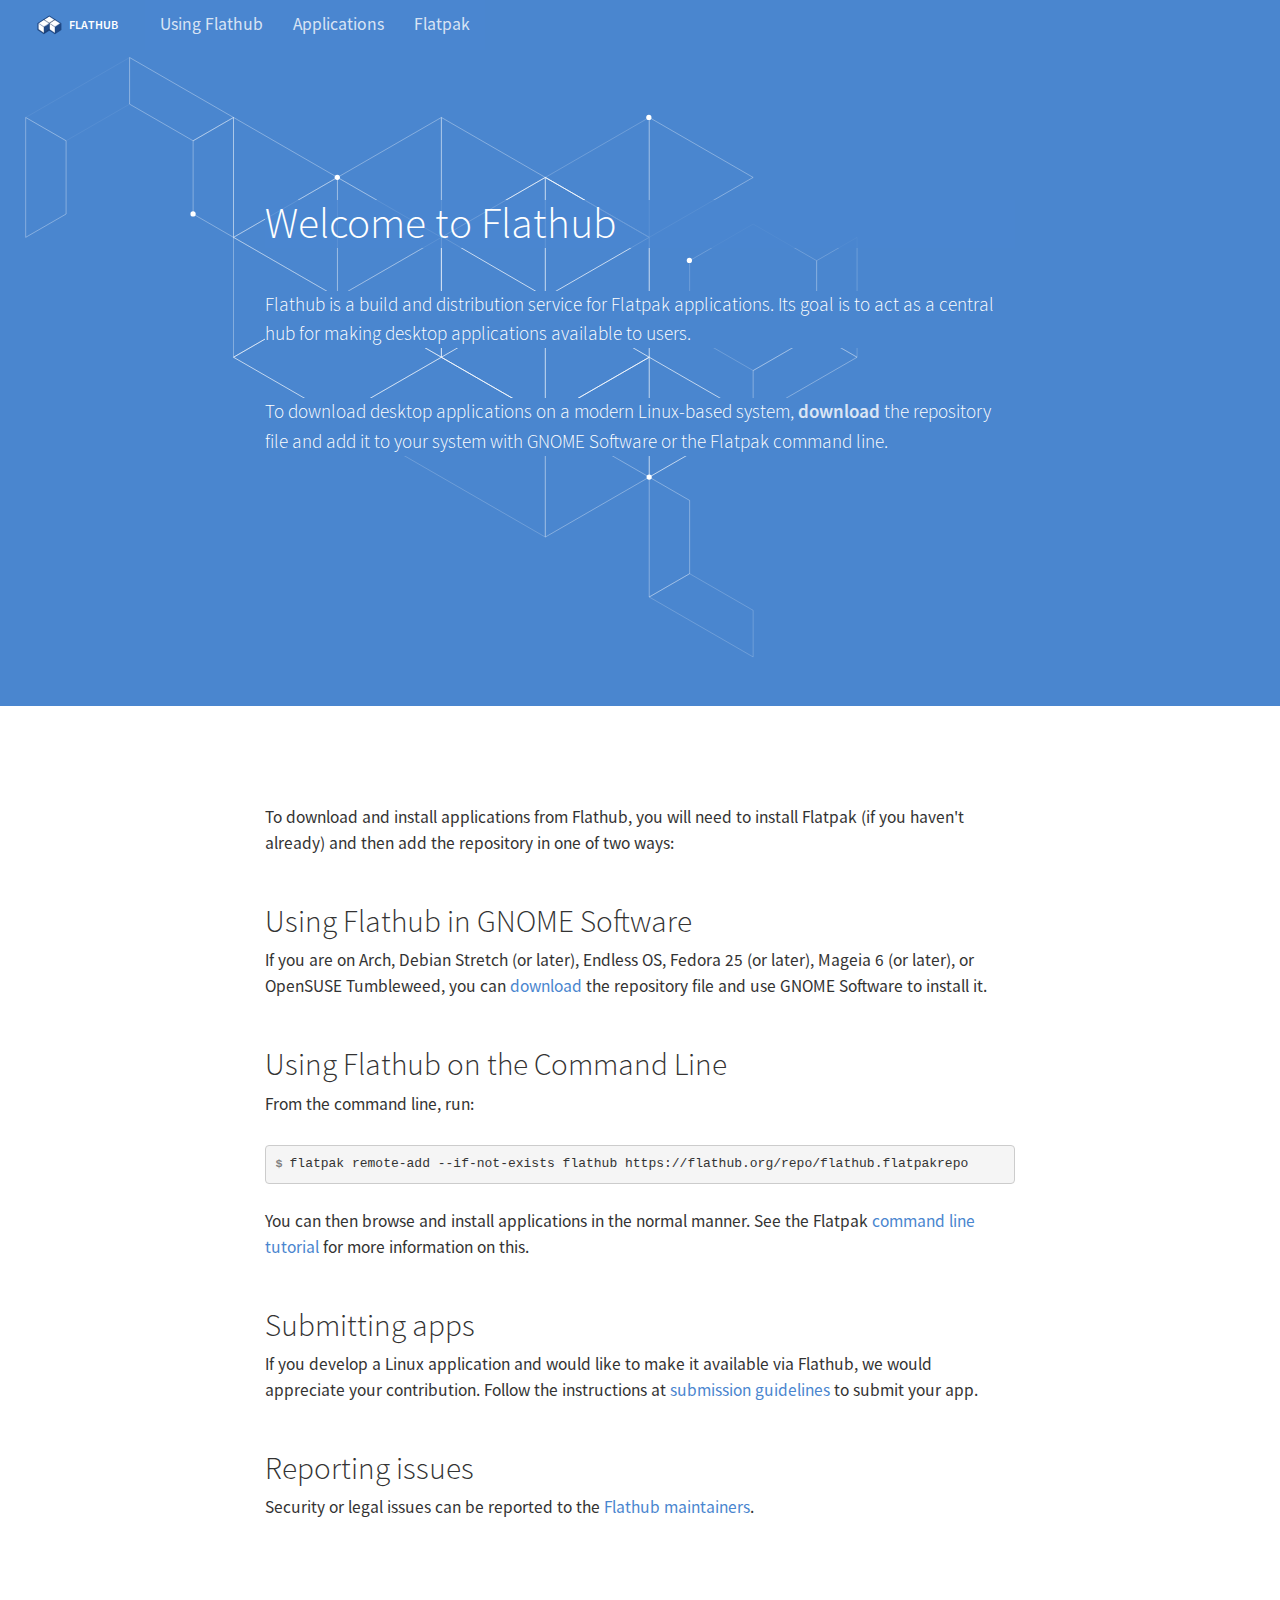
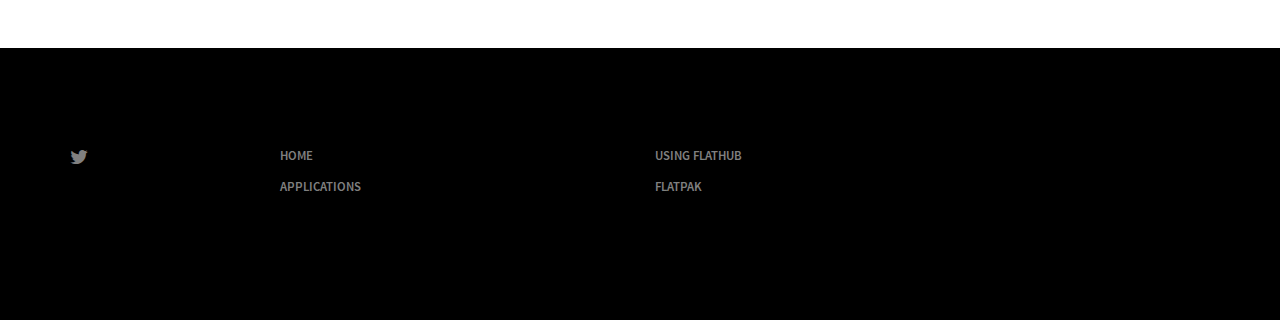
<file: index.html>
<!DOCTYPE html>
<html>
  <head>
    <title>
      Flathub
    </title>
    <meta content='text/html; charset=UTF8' http-equiv='content-type'>
    <meta content='Build and distribution service for Flatpak applications.' name='description'>
    <meta content='fleet,commander,fleetcommander' name='keywords'>
    <meta content='width=device-width,initial-scale=1' name='viewport'>
    <!-- Favicons -->
    <meta content='Flathub' name='application-name'>
    <meta content='Flathub' name='apple-mobile-web-app-title'>
    <meta content='/img/browserconfig.xml' name='msapplication-config'>
    <meta content='#ffffff' name='theme-color'>
    <link href='img/apple-touch-icon.png' rel='apple-touch-icon' sizes='180x180'>
    <link href='img/favicon-32x32.png' rel='icon' sizes='32x32' type='image/png'>
    <link href='img/favicon-16x16.png' rel='icon' sizes='16x16' type='image/png'>
    <link href='/img/manifest.json' rel='manifest'>
    <link color='#256ed0' href='img/safari-pinned-tab.svg' rel='mask-icon'>
    <link href='img/favicon.ico' rel='shortcut icon'>
    <link href='stylesheets/fontawesome.css' rel='stylesheet'>
    <link href="stylesheets/fonts.css" rel="stylesheet" />
    <link href="stylesheets/site.css" rel="stylesheet" />
    <link href="stylesheets/animate.css" rel="stylesheet" />
    <script src="javascripts/jquery.js"></script>
  </head>
  <body id='page-top'>
    <nav class='navbar navbar-default navbar-fixed-top' id='mainNav'>
      <div class='container-fluid'>
        <!-- Brand and toggle get grouped for better mobile display -->
        <div class='navbar-header'>
          <button class='navbar-toggle collapsed' data-target='#bs-example-navbar-collapse-1' data-toggle='collapse' type='button'>
            <span class='sr-only'>Toggle navigation</span>
            <span class='icon-bar'></span>
            <span class='icon-bar'></span>
            <span class='icon-bar'></span>
          </button>
          <a href="#page-top" class="navbar-brand page-scroll">Flathub</a>
        </div>
        <div class='collapse navbar-collapse' id='bs-example-navbar-collapse-1'>
          <ul class='nav navbar-nav navbar-default'>
            <li>
              <a href="#using" class="page-scroll">Using Flathub</a>
            </li>
            <li>
              <a href="apps/" class="page-scroll">Applications</a>
            </li>
            <li>
              <a href="http://flatpak.org" class="page-scroll">Flatpak</a>
            </li>
          </ul>
        </div>
      </div>
      <!-- /.container-fluid -->
    </nav>
  </body>
  <main>
    <header>
      <div class='header-content'>
        <div class='container'>
          <div class='row'>
            <div class='col-sm-8 col-sm-offset-2'>
              <h1>Welcome to Flathub</h1>
            </div>
          </div>
          <div class='row'>
            <div class='col-sm-8 col-sm-offset-2'>
              <p>
                Flathub is a build and distribution service for Flatpak applications. Its goal is to act as a central hub for making desktop applications available to users.
              </p>
            </div>
          </div>
          <div class='row'>
            <div class='col-sm-8 col-sm-offset-2'>
              <p>
                To download desktop applications on a modern Linux-based system,
                <a href="https://flathub.org/repo/flathub.flatpakrepo">download</a>
                the repository file and add it to your system with GNOME Software
                or the Flatpak command line.
              </p>
            </div>
          </div>
        </div>
      </div>
    </header>
    <section>
      <div class='container'>
        <div class='row'>
          <div class='col-sm-8 col-sm-offset-2'>
            <p>
              To download and install applications from Flathub, you will need to install Flatpak (if you haven't already) and then add the repository in one of two ways:
            </p>
            <h2 id='using'>Using Flathub in GNOME Software</h2>
            <p>
              If you are on Arch, Debian Stretch (or later), Endless OS, Fedora 25 (or later), Mageia 6 (or later), or OpenSUSE Tumbleweed, you can
              <a href="https://flathub.org/repo/flathub.flatpakrepo">download</a>
              the repository file and use GNOME Software to install it.
            </p>
            <h2 id='using'>Using Flathub on the Command Line</h2>
            <p>
              From the command line, run:
            </p>
            <pre><span class="unselectable">$ </span>flatpak remote-add --if-not-exists flathub https://flathub.org/repo/flathub.flatpakrepo&#x000A;</pre>
            <p>
              You can then browse and install applications in the normal manner. See the Flatpak
              <a href="http://flatpak.org/command-line.html">command line tutorial</a>
              for more information on this.
            </p>
            <h2>Submitting apps</h2>
            <p>
              If you develop a Linux application and would like to make it available via Flathub, we would appreciate your contribution.
              Follow the instructions at
              <a href="https://github.com/flathub/flathub/wiki/Submission-Guidelines">submission guidelines</a>
              to submit your app.
            </p>
            <h2>Reporting issues</h2>
            <p>
              Security or legal issues can be reported to the
              <a href="mailto:flathub@lists.freedesktop.org">Flathub maintainers</a>.
            </p>
          </div>
        </div>
      </div>
    </section>
  </main>
  <section class='bg-black' id='footer'>
    <div class='container'>
      <div class='row'>
        <div class='col-sm-2'>
          <a class='fa fa-twitter solo' href='https://twitter.com/FlatpakApps'>
            <span>Twitter</span>
          </a>
        </div>
        <ul class='col-sm-8'>
          <li class='toplevel col-md-6'>
            <a href="./">Home</a>
          </li>
          <li class='toplevel col-md-6 col-md-offset-0'>
            <!-- id links on index page -->
            <a href="#using" class="page-scroll">Using Flathub</a>
          </li>
          <li class='toplevel col-md-6 col-md-offset-0'>
            <!-- id links on index page -->
            <a href="apps/" class="page-scroll">Applications</a>
          </li>
          <li class='toplevel col-md-6 col-md-offset-0'>
            <!-- id links on index page -->
            <a href="http://flatpak.org" class="page-scroll">Flatpak</a>
          </li>
        </ul>
      </div>
    </div>
  </section>
  <script src="javascripts/jquery.easing.min.js"></script>
  <script src="javascripts/jquery.toc.min.js"></script>
  <script src="javascripts/bootstrap.js"></script>
  <script src="javascripts/all.js"></script>
  <script type="text/javascript">
    (function(i,s,o,g,r,a,m){i['GoogleAnalyticsObject']=r;i[r]=i[r]||function(){
    (i[r].q=i[r].q||[]).push(arguments)},i[r].l=1*new Date();a=s.createElement(o),
    m=s.getElementsByTagName(o)[0];a.async=1;a.src=g;m.parentNode.insertBefore(a,m)
    })(window,document,'script','//www.google-analytics.com/analytics.js','ga');
    ga('create', '', 'auto');
    ga('send', 'pageview');
  </script>
</html>
</file>
<file: stylesheets/fonts.css>
/* Oblique */

/*
@font-face {
  font-family: "Overpass";
  src: local("Overpass ExtraLight Italic"),
        local(Overpass-ExtraLight-Italic),    
        url(../fonts/Overpass-ExtraLight-Italic.ttf);
  font-style: italic;
  font-weight: 200;
}

@font-face {
  font-family: "Overpass";
  src: local("Overpass Light Italic"),
        local(Overpass-Light-Italic),
        url(../fonts/Overpass-Light-Italic.ttf);
  font-style: italic;
  font-weight: 300;
}

*/

@font-face {
  font-family: "Overpass";
  src: local("Overpass Italic"),
        local(Overpass-Italic),
        local(Overpass-Regular-Italic),    
        url(../fonts/Overpass-Regular-Italic.ttf);
  font-style: italic;
  font-weight: 400;
}

@font-face {
  font-family: "Overpass";
  src: local("Overpass Bold Italic"),
        local(Overpass-Bold-Italic),
        local(Overpass-Bold-Italic),
        url(../fonts/Overpass-Bold-Italic.ttf);
  font-style: italic;
  font-weight: 700;
}

/* Normal */

/*
@font-face {
  font-family: "Overpass";
  src: local("Overpass ExtraLight"),
        local(Overpass-ExtraLight),    
        url(../fonts/Overpass-ExtraLight.ttf); 
  font-style: normal;
  font-weight: 200;
}

@font-face {
  font-family: "Overpass";
  src: local("Overpass Light"),
        local(Overpass-Light),    
        url(../fonts/Overpass-Light.ttf); 
  font-style: normal;
  font-weight: 300;
}

*/
@font-face {
  font-family: "Overpass";
  src: local("Overpass Regular"),
        local(Overpass),
        local(Overpass-Regular),    
        url(../fonts/Overpass-Regular.ttf); 
  font-style: normal;
  font-weight: 400;
}

@font-face {
  font-family: "Overpass";
  src: local("Overpass Bold"),
        local(Overpass-Bold),
        local(Overpass-Bold),    
        url(../fonts/Overpass-Bold.ttf); 
  font-style: normal;
  font-weight: 700;
}

@font-face {
  font-family: "Source Sans Pro";
  src: local("Source Sans Pro ExtraLight"),
        local(SourceSansProExtraLight),
        local(SourceSansPro-ExtraLight),    
        url(../fonts/SourceSansPro-ExtraLight.otf); 
  font-style: normal;
  font-weight: 200;
}

@font-face {
  font-family: "Source Sans Pro";
  src: local("Source Sans Pro Light"),
        local(SourceSansProLight),
        local(SourceSansPro-Light),    
        url(../fonts/SourceSansPro-Light.otf); 
  font-style: normal;
  font-weight: 300;
}

@font-face {
  font-family: "Source Sans Pro";
  src: local("Source Sans Pro Regular"),
        local(SourceSansPro),
        local(SourceSansPro-Regular),    
        url(../fonts/SourceSansPro-Regular.otf); 
  font-style: normal;
  font-weight: 400;
}

@font-face {
  font-family: "Source Sans Pro";
  src: local("Source Sans Pro SemiBold"),
        local(SourceSansProSemiBold),
        local(SourceSansPro-SemiBold),    
        url(../fonts/SourceSansPro-Semibold.otf); 
  font-style: bold;
  font-weight: 600;
}
</file>
